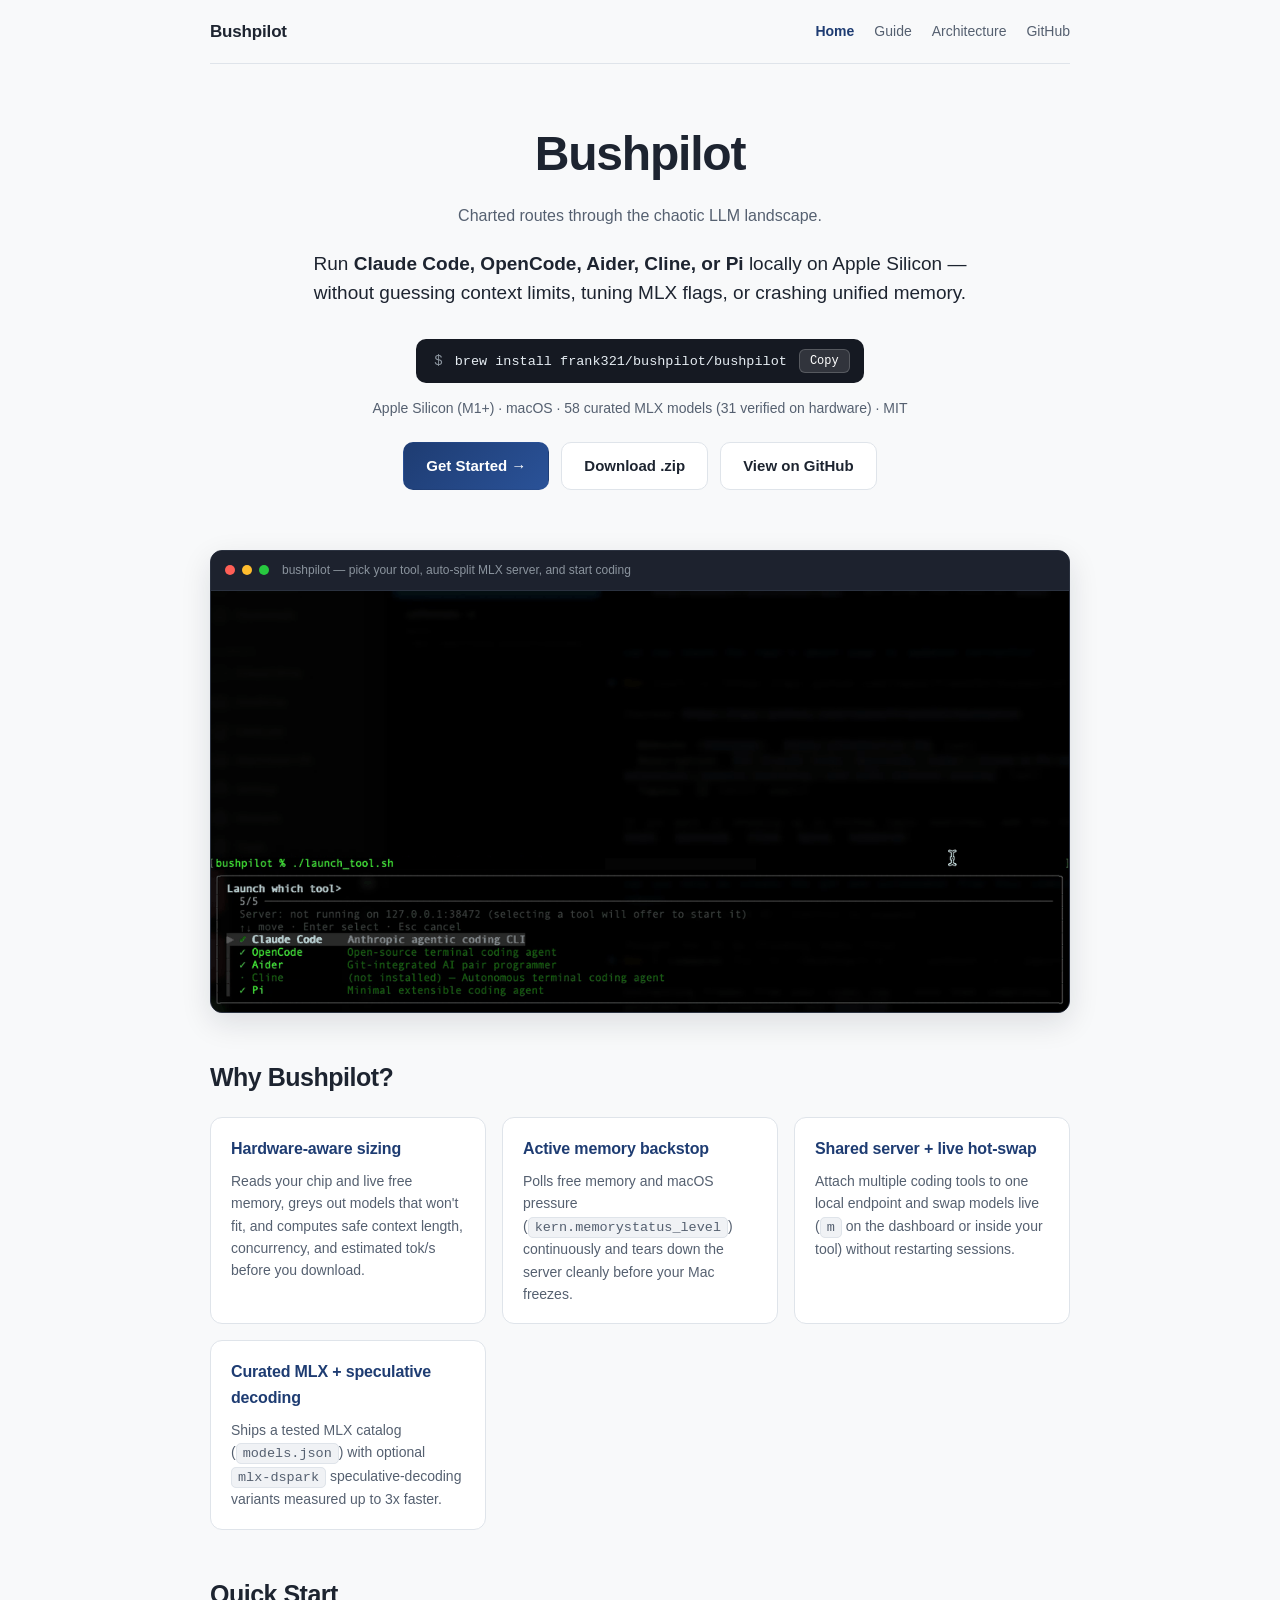
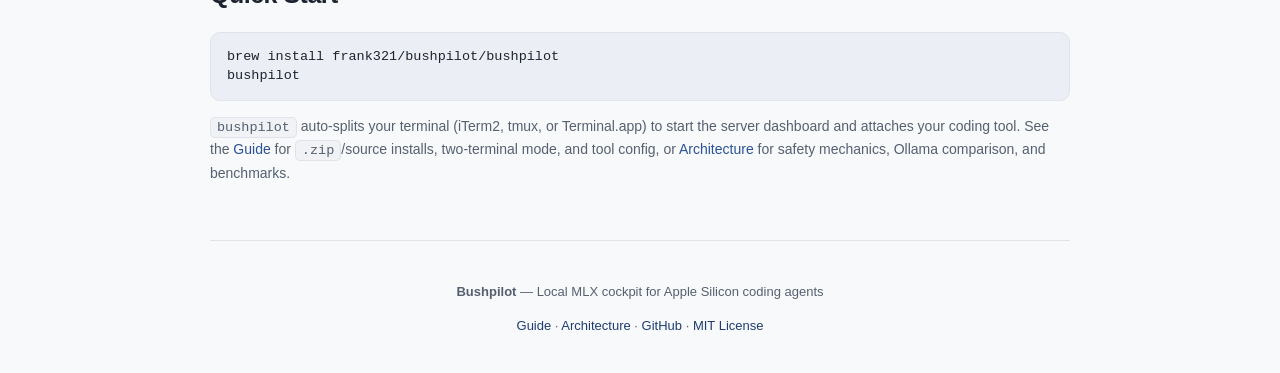
<file: docs/index.html>
<!DOCTYPE html>
<html lang="en">
<head>
  <meta charset="utf-8">
  <meta name="viewport" content="width=device-width, initial-scale=1">
  <title>Bushpilot — Local MLX Coding Agents on Apple Silicon</title>
  <meta name="description" content="Run Claude Code, OpenCode, Aider, Cline, or Pi locally on Apple Silicon without guessing context limits or crashing unified memory.">
  <link rel="canonical" href="https://bushpilot.dev/">
  <meta property="og:type" content="website">
  <meta property="og:url" content="https://bushpilot.dev/">
  <meta property="og:title" content="Bushpilot — Local MLX Coding Agents on Apple Silicon">
  <meta property="og:description" content="Hardware-aware model selection, safe context sizing, memory backstop, and live hot-swap for Claude Code, OpenCode, Aider, Cline, and Pi on Mac.">
  <meta name="twitter:card" content="summary">
  <meta name="twitter:title" content="Bushpilot — Local MLX Coding Agents on Apple Silicon">
  <meta name="twitter:description" content="Run Claude Code, OpenCode, Aider, Cline, or Pi locally on Apple Silicon without guessing context limits or crashing unified memory.">
  <link rel="stylesheet" href="style.css">
</head>
<body>
<div class="wrap">

  <nav class="topnav">
    <a class="brand" href="index.html">Bushpilot</a>
    <div class="links">
      <a class="active" href="index.html">Home</a>
      <a href="guide.html">Guide</a>
      <a href="architecture.html">Architecture</a>
      <a href="https://github.com/frank321/bushpilot">GitHub</a>
    </div>
  </nav>

  <header class="hero">
    <h1>Bushpilot</h1>
    <p class="subtitle">Charted routes through the chaotic LLM landscape.</p>
    <p class="tagline">
      Run <strong>Claude Code, OpenCode, Aider, Cline, or Pi</strong> locally on Apple Silicon —
      without guessing context limits, tuning MLX flags, or crashing unified memory.
    </p>

    <div class="install-box">
      <span class="prompt">$</span>
      <code id="install-cmd">brew install frank321/bushpilot/bushpilot</code>
      <button class="copy-btn" type="button" onclick="copyInstall(this)">Copy</button>
    </div>

    <p class="hero-meta">
      Apple Silicon (M1+) · macOS · 58 curated MLX models (31 verified on hardware) · MIT
    </p>

    <div class="cta-row">
      <a class="btn primary" href="guide.html">Get Started →</a>
      <a class="btn secondary" href="https://github.com/frank321/bushpilot/releases/latest/download/bushpilot.zip">Download .zip</a>
      <a class="btn secondary" href="https://github.com/frank321/bushpilot">View on GitHub</a>
    </div>
  </header>

  <div class="terminal-mock">
    <div class="titlebar">
      <span class="dot r"></span><span class="dot y"></span><span class="dot g"></span>
      <span class="title">bushpilot — pick your tool, auto-split MLX server, and start coding</span>
    </div>
    <img src="assets/launch_demo.gif" alt="Bushpilot demo showing tool selection, auto-splitting the MLX server, hardware-aware model picker, and OpenCode running locally" style="display:block;width:100%;height:auto;">
  </div>

  <section>
    <h2>Why Bushpilot?</h2>
    <div class="features-grid">
      <div class="feature-card">
        <h3>Hardware-aware sizing</h3>
        <p>Reads your chip and live free memory, greys out models that won't fit, and computes safe context length, concurrency, and estimated tok/s before you download.</p>
      </div>
      <div class="feature-card">
        <h3>Active memory backstop</h3>
        <p>Polls free memory and macOS pressure (<code class="inline">kern.memorystatus_level</code>) continuously and tears down the server cleanly before your Mac freezes.</p>
      </div>
      <div class="feature-card">
        <h3>Shared server + live hot-swap</h3>
        <p>Attach multiple coding tools to one local endpoint and swap models live (<code class="inline">m</code> on the dashboard or inside your tool) without restarting sessions.</p>
      </div>
      <div class="feature-card">
        <h3>Curated MLX + speculative decoding</h3>
        <p>Ships a tested MLX catalog (<code class="inline">models.json</code>) with optional <code class="inline">mlx-dspark</code> speculative-decoding variants measured up to 3x faster.</p>
      </div>
    </div>
  </section>

  <section>
    <h2>Quick Start</h2>
    <pre>brew install frank321/bushpilot/bushpilot
bushpilot</pre>
    <p style="font-size: 14px; color: var(--text-dim);">
      <code class="inline">bushpilot</code> auto-splits your terminal (iTerm2, tmux, or Terminal.app) to start the server dashboard and attaches your coding tool.
      See the <a href="guide.html">Guide</a> for <code class="inline">.zip</code>/source installs, two-terminal mode, and tool config, or <a href="architecture.html">Architecture</a> for safety mechanics, Ollama comparison, and benchmarks.
    </p>
  </section>

  <footer>
    <p><strong>Bushpilot</strong> — Local MLX cockpit for Apple Silicon coding agents</p>
    <p>
      <a href="guide.html">Guide</a> ·
      <a href="architecture.html">Architecture</a> ·
      <a href="https://github.com/frank321/bushpilot">GitHub</a> ·
      <a href="https://github.com/frank321/bushpilot/blob/main/LICENSE">MIT License</a>
    </p>
  </footer>

</div>
<script>
function copyInstall(btn) {
  var cmd = document.getElementById('install-cmd').textContent;
  navigator.clipboard.writeText(cmd).then(function() {
    btn.textContent = 'Copied!';
    setTimeout(function() { btn.textContent = 'Copy'; }, 1500);
  });
}
</script>
</body>
</html>
</file>
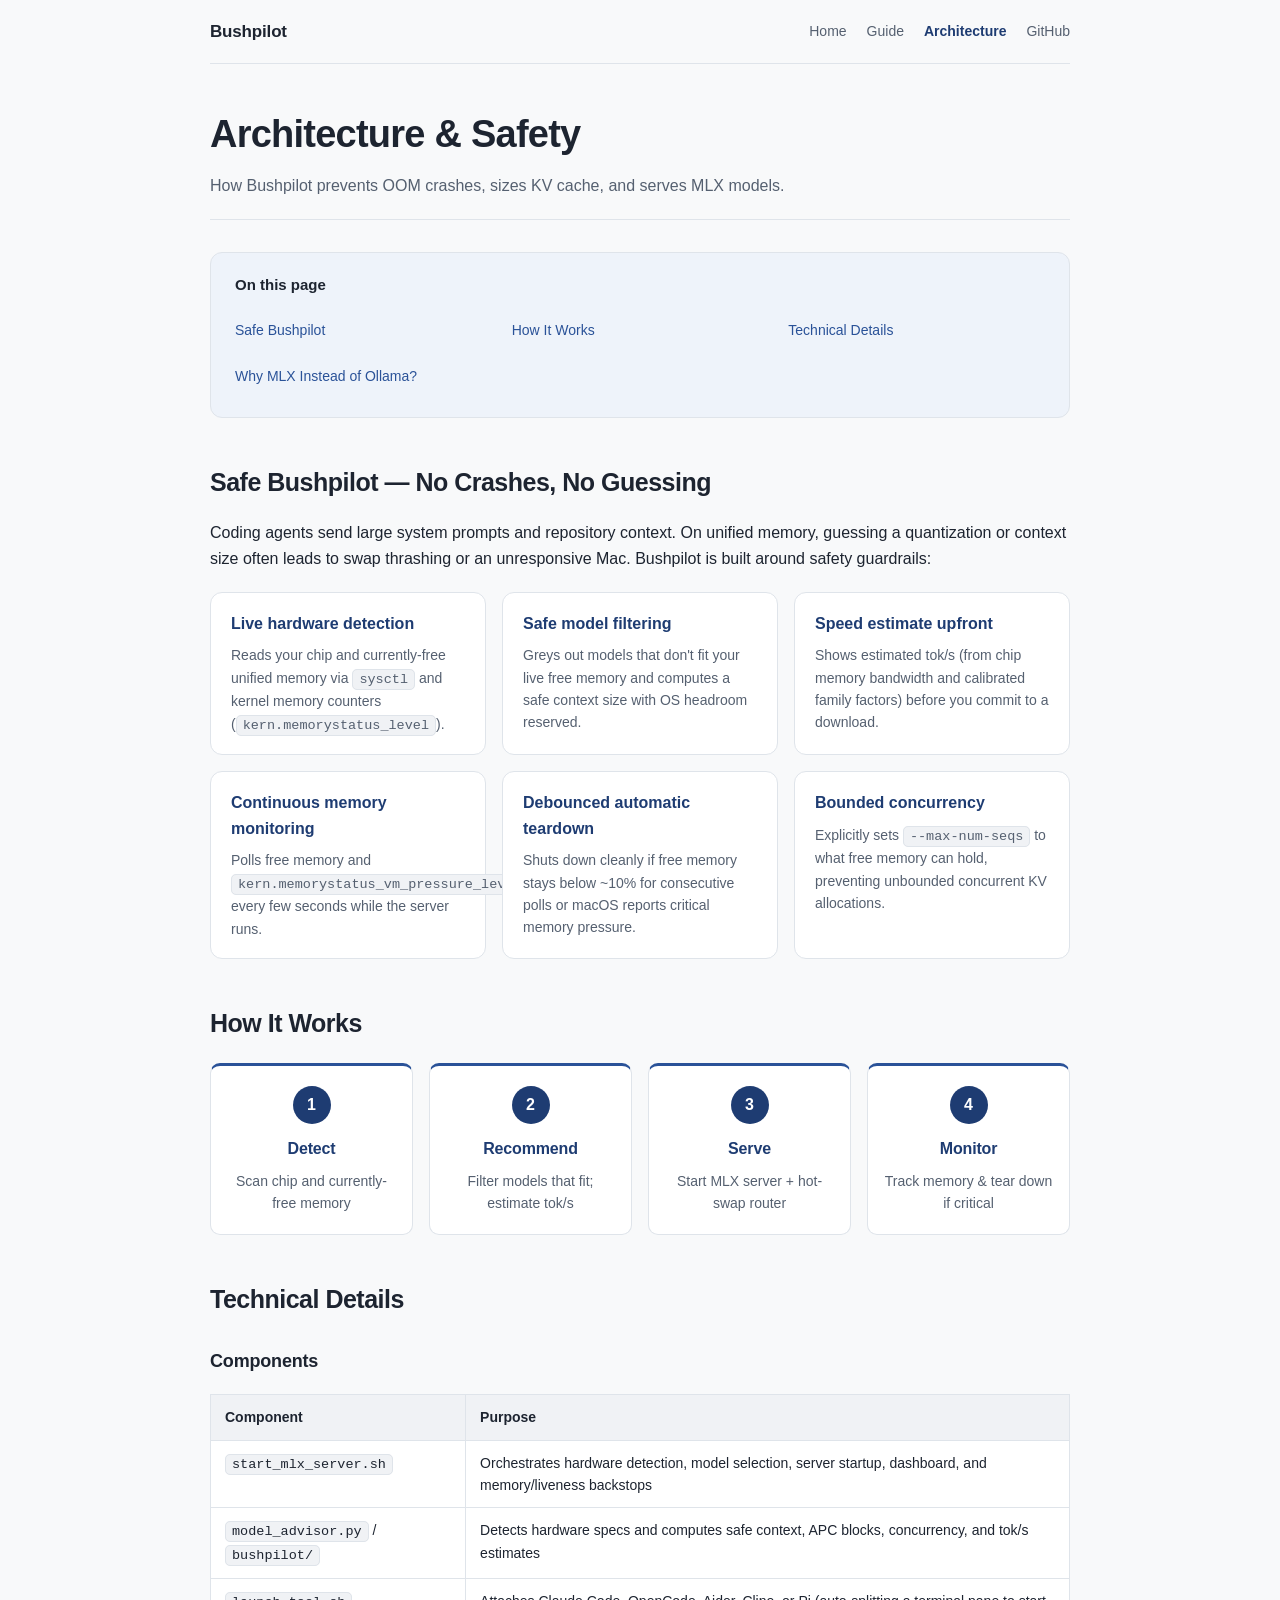
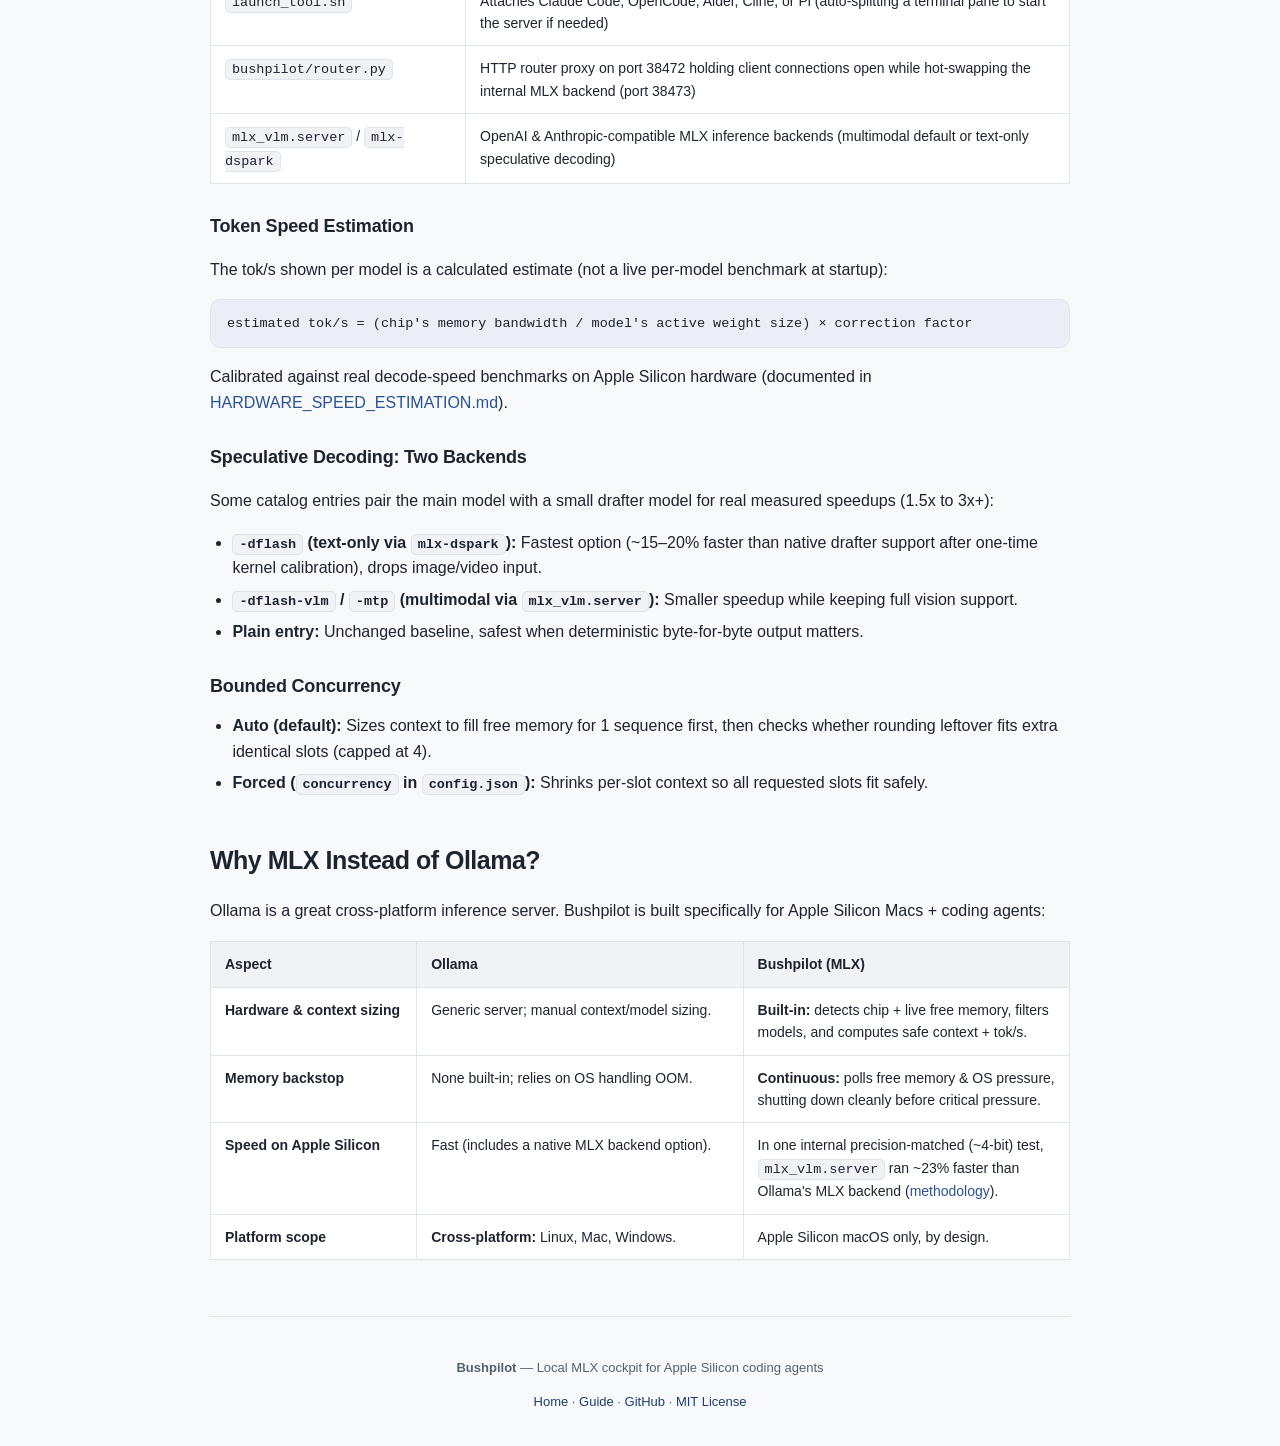
<file: docs/architecture.html>
<!DOCTYPE html>
<html lang="en">
<head>
  <meta charset="utf-8">
  <meta name="viewport" content="width=device-width, initial-scale=1">
  <title>Architecture &amp; Safety — Bushpilot</title>
  <meta name="description" content="How Bushpilot works: hardware detection, safe context sizing, memory backstop, bounded concurrency, speculative decoding, and MLX vs Ollama.">
  <link rel="canonical" href="https://bushpilot.dev/architecture.html">
  <link rel="stylesheet" href="style.css">
</head>
<body>
<div class="wrap">

  <nav class="topnav">
    <a class="brand" href="index.html">Bushpilot</a>
    <div class="links">
      <a href="index.html">Home</a>
      <a href="guide.html">Guide</a>
      <a class="active" href="architecture.html">Architecture</a>
      <a href="https://github.com/frank321/bushpilot">GitHub</a>
    </div>
  </nav>

  <header class="page-header">
    <h1>Architecture &amp; Safety</h1>
    <p>How Bushpilot prevents OOM crashes, sizes KV cache, and serves MLX models.</p>
  </header>

  <div class="toc">
    <h2>On this page</h2>
    <ol>
      <li><a href="#safety">Safe Bushpilot</a></li>
      <li><a href="#how-it-works">How It Works</a></li>
      <li><a href="#internals">Technical Details</a></li>
      <li><a href="#mlx-vs-ollama">Why MLX Instead of Ollama?</a></li>
    </ol>
  </div>

  <section id="safety">
    <h2>Safe Bushpilot — No Crashes, No Guessing</h2>
    <p>
      Coding agents send large system prompts and repository context. On unified memory, guessing a quantization or context size
      often leads to swap thrashing or an unresponsive Mac. Bushpilot is built around safety guardrails:
    </p>
    <div class="features-grid">
      <div class="feature-card">
        <h4>Live hardware detection</h4>
        <p>Reads your chip and currently-free unified memory via <code class="inline">sysctl</code> and kernel memory counters (<code class="inline">kern.memorystatus_level</code>).</p>
      </div>
      <div class="feature-card">
        <h4>Safe model filtering</h4>
        <p>Greys out models that don't fit your live free memory and computes a safe context size with OS headroom reserved.</p>
      </div>
      <div class="feature-card">
        <h4>Speed estimate upfront</h4>
        <p>Shows estimated tok/s (from chip memory bandwidth and calibrated family factors) before you commit to a download.</p>
      </div>
      <div class="feature-card">
        <h4>Continuous memory monitoring</h4>
        <p>Polls free memory and <code class="inline">kern.memorystatus_vm_pressure_level</code> every few seconds while the server runs.</p>
      </div>
      <div class="feature-card">
        <h4>Debounced automatic teardown</h4>
        <p>Shuts down cleanly if free memory stays below ~10% for consecutive polls or macOS reports critical memory pressure.</p>
      </div>
      <div class="feature-card">
        <h4>Bounded concurrency</h4>
        <p>Explicitly sets <code class="inline">--max-num-seqs</code> to what free memory can hold, preventing unbounded concurrent KV allocations.</p>
      </div>
    </div>
  </section>

  <section id="how-it-works">
    <h2>How It Works</h2>
    <div class="how-it-works">
      <div class="phase">
        <div class="phase-number">1</div>
        <h3>Detect</h3>
        <p>Scan chip and currently-free memory</p>
      </div>
      <div class="phase">
        <div class="phase-number">2</div>
        <h3>Recommend</h3>
        <p>Filter models that fit; estimate tok/s</p>
      </div>
      <div class="phase">
        <div class="phase-number">3</div>
        <h3>Serve</h3>
        <p>Start MLX server + hot-swap router</p>
      </div>
      <div class="phase">
        <div class="phase-number">4</div>
        <h3>Monitor</h3>
        <p>Track memory &amp; tear down if critical</p>
      </div>
    </div>
  </section>

  <section id="internals">
    <h2>Technical Details</h2>

    <h3>Components</h3>
    <table>
      <thead>
        <tr>
          <th>Component</th>
          <th>Purpose</th>
        </tr>
      </thead>
      <tbody>
        <tr>
          <td><code class="inline">start_mlx_server.sh</code></td>
          <td>Orchestrates hardware detection, model selection, server startup, dashboard, and memory/liveness backstops</td>
        </tr>
        <tr>
          <td><code class="inline">model_advisor.py</code> / <code class="inline">bushpilot/</code></td>
          <td>Detects hardware specs and computes safe context, APC blocks, concurrency, and tok/s estimates</td>
        </tr>
        <tr>
          <td><code class="inline">launch_tool.sh</code></td>
          <td>Attaches Claude Code, OpenCode, Aider, Cline, or Pi (auto-splitting a terminal pane to start the server if needed)</td>
        </tr>
        <tr>
          <td><code class="inline">bushpilot/router.py</code></td>
          <td>HTTP router proxy on port 38472 holding client connections open while hot-swapping the internal MLX backend (port 38473)</td>
        </tr>
        <tr>
          <td><code class="inline">mlx_vlm.server</code> / <code class="inline">mlx-dspark</code></td>
          <td>OpenAI &amp; Anthropic-compatible MLX inference backends (multimodal default or text-only speculative decoding)</td>
        </tr>
      </tbody>
    </table>

    <h3>Token Speed Estimation</h3>
    <p>
      The tok/s shown per model is a calculated estimate (not a live per-model benchmark at startup):
    </p>
    <pre>estimated tok/s = (chip's memory bandwidth / model's active weight size) × correction factor</pre>
    <p>
      Calibrated against real decode-speed benchmarks on Apple Silicon hardware (documented in
      <a href="https://github.com/frank321/bushpilot/blob/main/docs/HARDWARE_SPEED_ESTIMATION.md">HARDWARE_SPEED_ESTIMATION.md</a>).
    </p>

    <h3>Speculative Decoding: Two Backends</h3>
    <p>
      Some catalog entries pair the main model with a small drafter model for real measured speedups (1.5x to 3x+):
    </p>
    <ul>
      <li><strong><code class="inline">-dflash</code> (text-only via <code class="inline">mlx-dspark</code>):</strong> Fastest option (~15–20% faster than native drafter support after one-time kernel calibration), drops image/video input.</li>
      <li><strong><code class="inline">-dflash-vlm</code> / <code class="inline">-mtp</code> (multimodal via <code class="inline">mlx_vlm.server</code>):</strong> Smaller speedup while keeping full vision support.</li>
      <li><strong>Plain entry:</strong> Unchanged baseline, safest when deterministic byte-for-byte output matters.</li>
    </ul>

    <h3>Bounded Concurrency</h3>
    <ul>
      <li><strong>Auto (default):</strong> Sizes context to fill free memory for 1 sequence first, then checks whether rounding leftover fits extra identical slots (capped at 4).</li>
      <li><strong>Forced (<code class="inline">concurrency</code> in <code class="inline">config.json</code>):</strong> Shrinks per-slot context so all requested slots fit safely.</li>
    </ul>
  </section>

  <section id="mlx-vs-ollama">
    <h2>Why MLX Instead of Ollama?</h2>
    <p>
      Ollama is a great cross-platform inference server. Bushpilot is built specifically for Apple Silicon Macs + coding agents:
    </p>
    <table>
      <thead>
        <tr>
          <th style="width: 24%;">Aspect</th>
          <th style="width: 38%;">Ollama</th>
          <th style="width: 38%;">Bushpilot (MLX)</th>
        </tr>
      </thead>
      <tbody>
        <tr>
          <td><strong>Hardware &amp; context sizing</strong></td>
          <td>Generic server; manual context/model sizing.</td>
          <td><strong>Built-in:</strong> detects chip + live free memory, filters models, and computes safe context + tok/s.</td>
        </tr>
        <tr>
          <td><strong>Memory backstop</strong></td>
          <td>None built-in; relies on OS handling OOM.</td>
          <td><strong>Continuous:</strong> polls free memory &amp; OS pressure, shutting down cleanly before critical pressure.</td>
        </tr>
        <tr>
          <td><strong>Speed on Apple Silicon</strong></td>
          <td>Fast (includes a native MLX backend option).</td>
          <td>In one internal precision-matched (~4-bit) test, <code class="inline">mlx_vlm.server</code> ran ~23% faster than Ollama's MLX backend (<a href="https://github.com/frank321/bushpilot/blob/main/docs/HARDWARE_SPEED_ESTIMATION.md">methodology</a>).</td>
        </tr>
        <tr>
          <td><strong>Platform scope</strong></td>
          <td><strong>Cross-platform:</strong> Linux, Mac, Windows.</td>
          <td>Apple Silicon macOS only, by design.</td>
        </tr>
      </tbody>
    </table>
  </section>

  <footer>
    <p><strong>Bushpilot</strong> — Local MLX cockpit for Apple Silicon coding agents</p>
    <p>
      <a href="index.html">Home</a> ·
      <a href="guide.html">Guide</a> ·
      <a href="https://github.com/frank321/bushpilot">GitHub</a> ·
      <a href="https://github.com/frank321/bushpilot/blob/main/LICENSE">MIT License</a>
    </p>
  </footer>

</div>
</body>
</html>
</file>
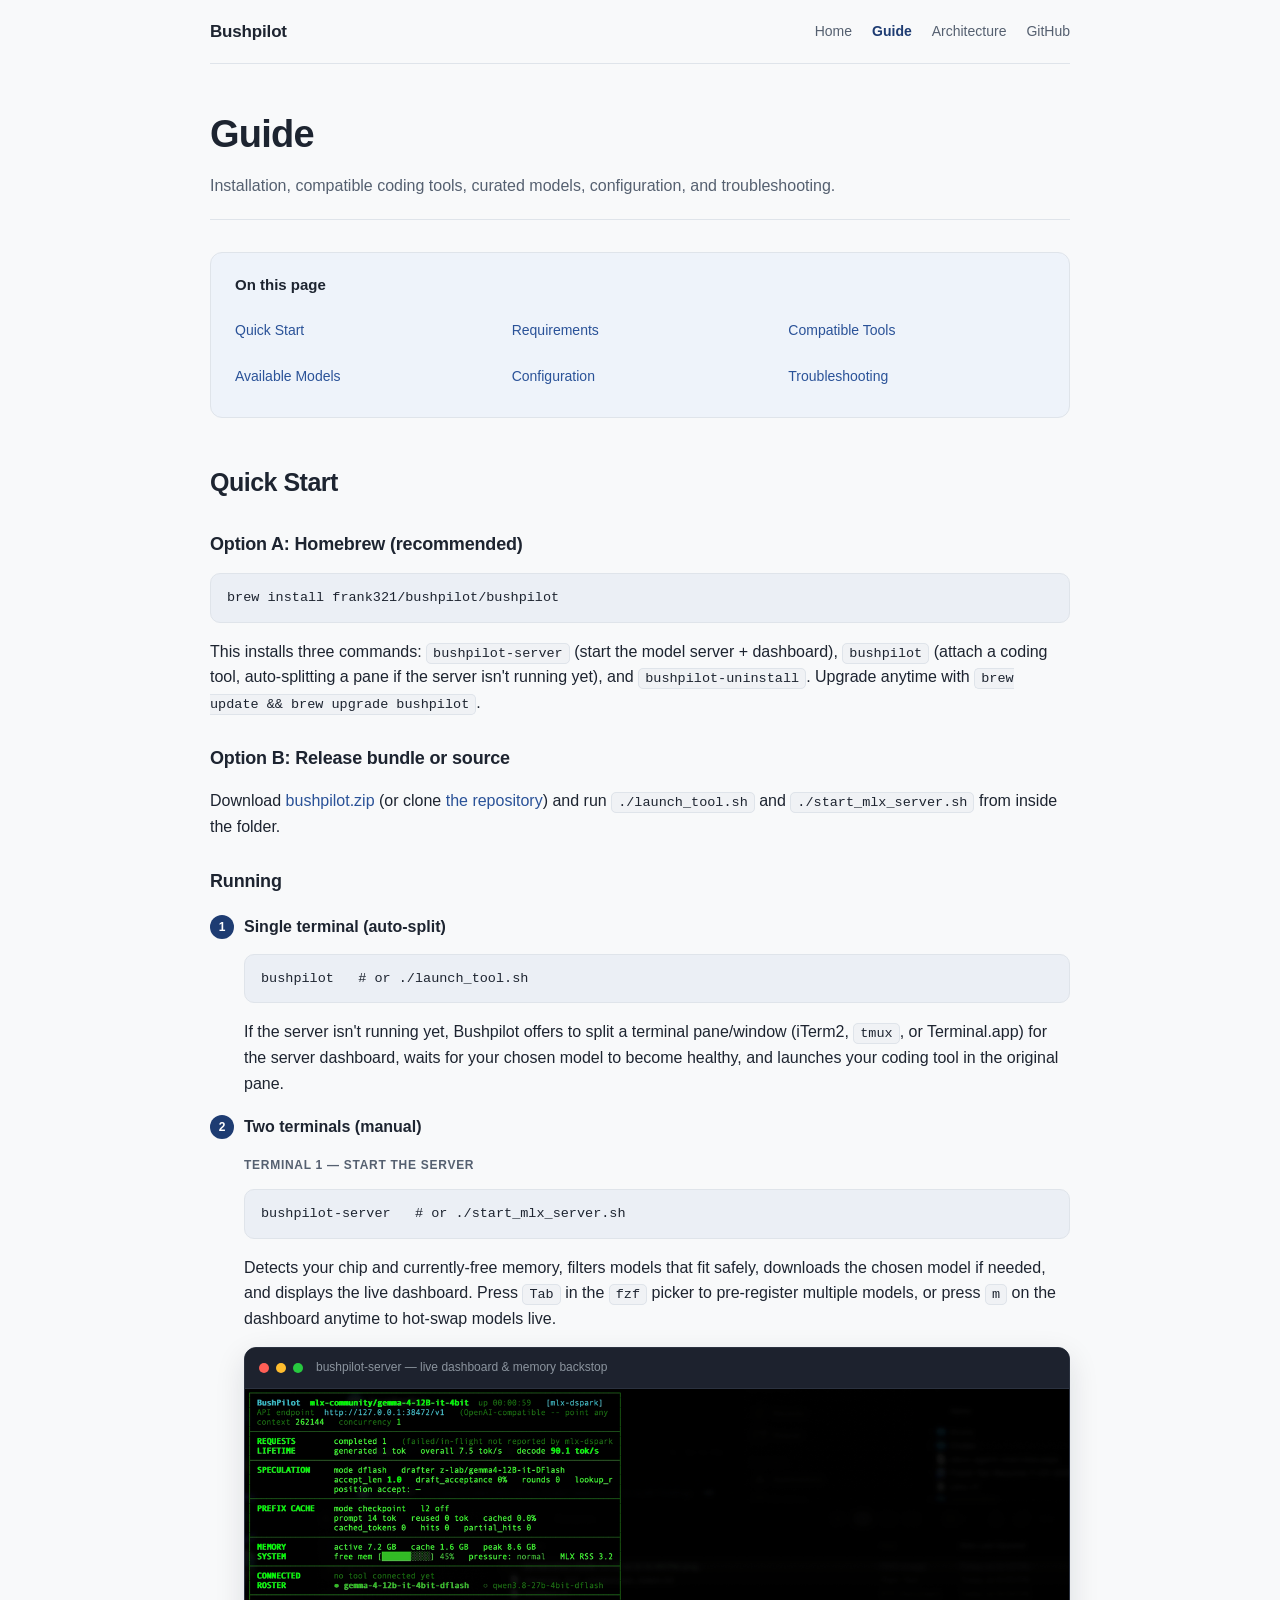
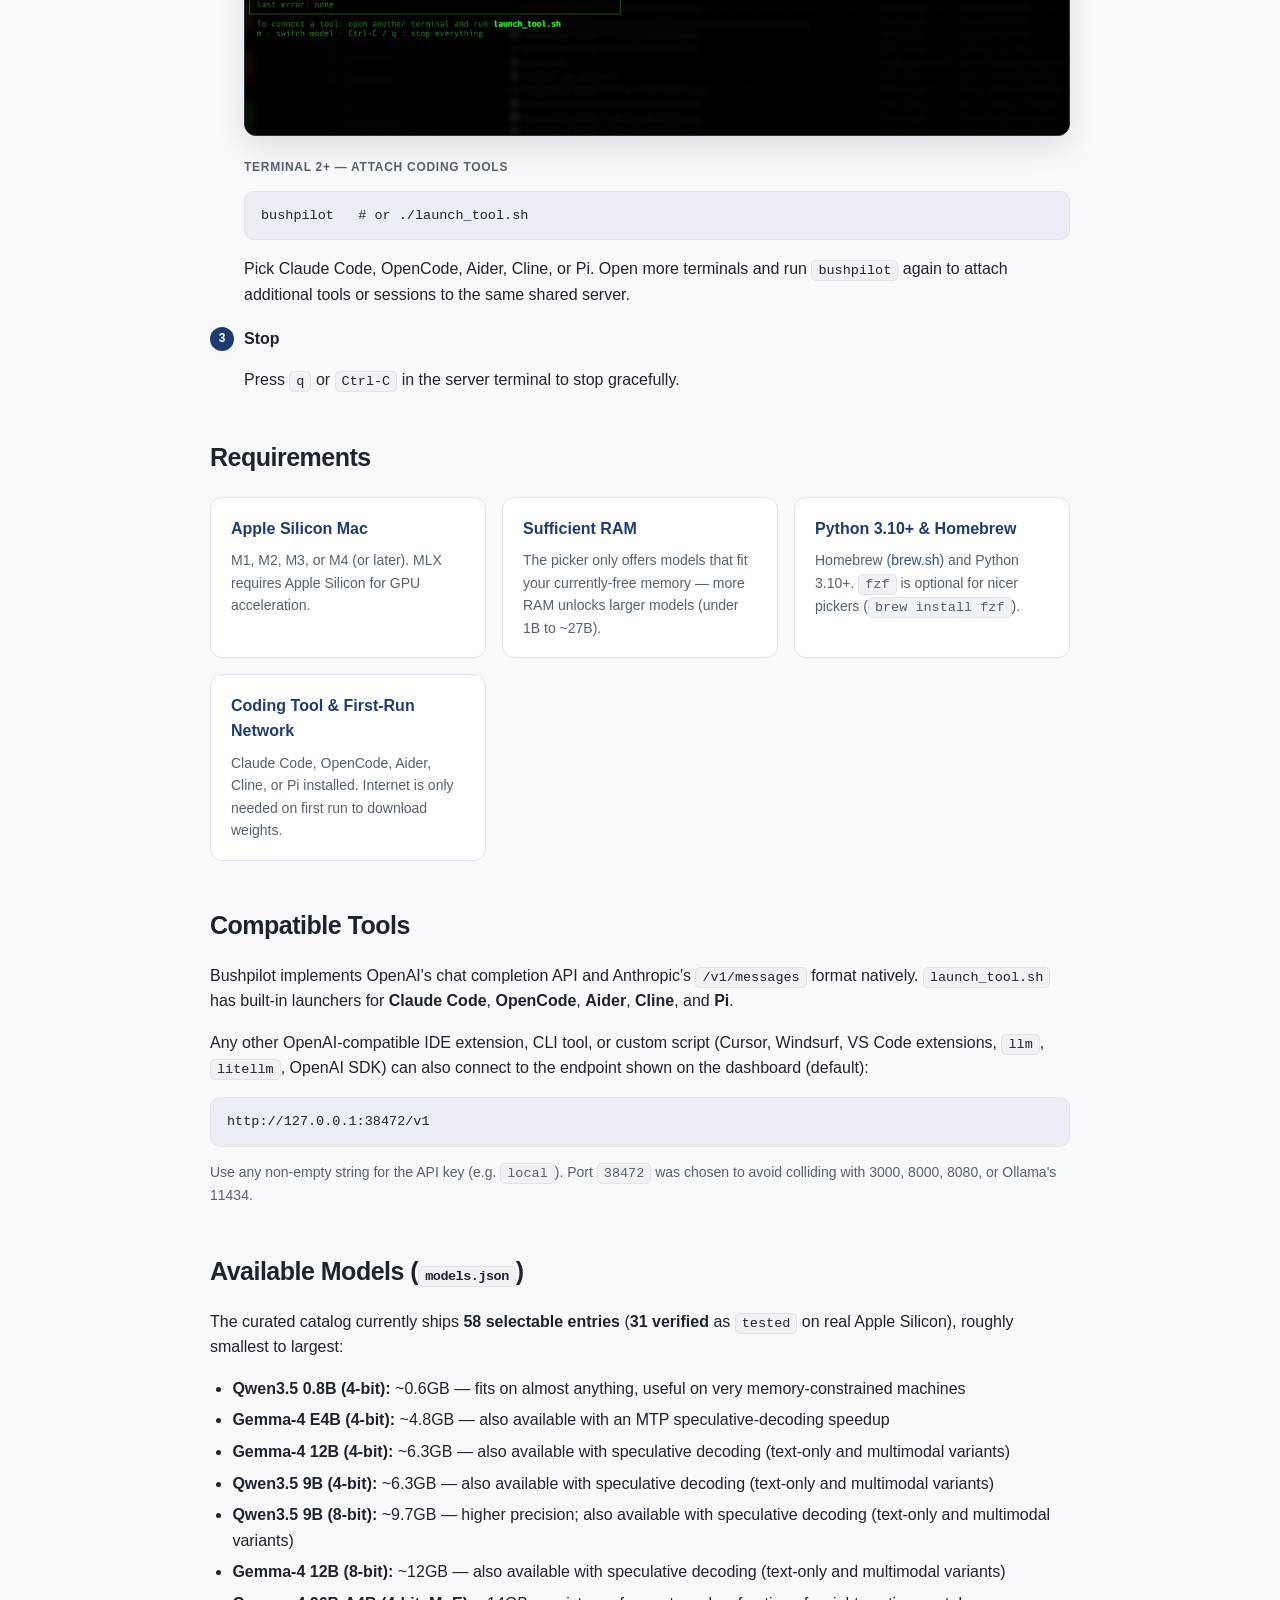
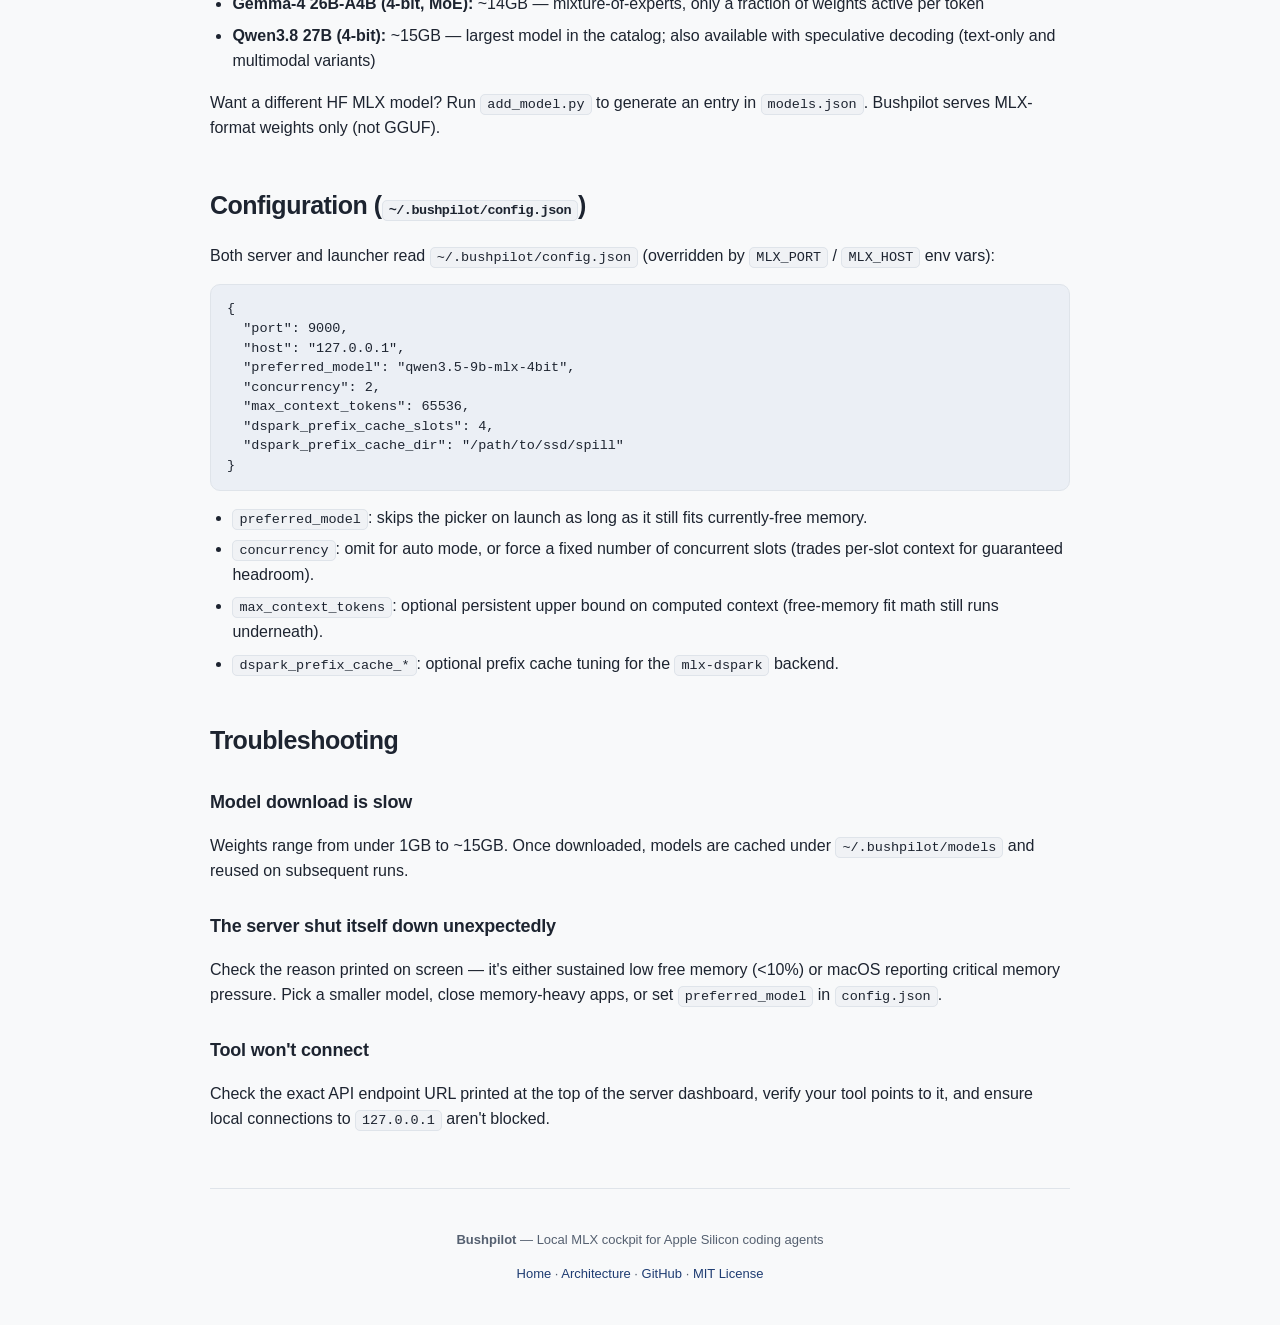
<file: docs/guide.html>
<!DOCTYPE html>
<html lang="en">
<head>
  <meta charset="utf-8">
  <meta name="viewport" content="width=device-width, initial-scale=1">
  <title>Guide — Bushpilot</title>
  <meta name="description" content="Quick start, requirements, compatible coding tools, model catalog, configuration, and troubleshooting for Bushpilot.">
  <link rel="canonical" href="https://bushpilot.dev/guide.html">
  <link rel="stylesheet" href="style.css">
</head>
<body>
<div class="wrap">

  <nav class="topnav">
    <a class="brand" href="index.html">Bushpilot</a>
    <div class="links">
      <a href="index.html">Home</a>
      <a class="active" href="guide.html">Guide</a>
      <a href="architecture.html">Architecture</a>
      <a href="https://github.com/frank321/bushpilot">GitHub</a>
    </div>
  </nav>

  <header class="page-header">
    <h1>Guide</h1>
    <p>Installation, compatible coding tools, curated models, configuration, and troubleshooting.</p>
  </header>

  <div class="toc">
    <h2>On this page</h2>
    <ol>
      <li><a href="#quick-start">Quick Start</a></li>
      <li><a href="#requirements">Requirements</a></li>
      <li><a href="#compatible-tools">Compatible Tools</a></li>
      <li><a href="#models">Available Models</a></li>
      <li><a href="#config">Configuration</a></li>
      <li><a href="#troubleshooting">Troubleshooting</a></li>
    </ol>
  </div>

  <section id="quick-start">
    <h2>Quick Start</h2>

    <h3>Option A: Homebrew (recommended)</h3>
    <pre>brew install frank321/bushpilot/bushpilot</pre>
    <p>
      This installs three commands: <code class="inline">bushpilot-server</code> (start the model server + dashboard),
      <code class="inline">bushpilot</code> (attach a coding tool, auto-splitting a pane if the server isn't running yet), and
      <code class="inline">bushpilot-uninstall</code>. Upgrade anytime with <code class="inline">brew update &amp;&amp; brew upgrade bushpilot</code>.
    </p>

    <h3>Option B: Release bundle or source</h3>
    <p>
      Download <a href="https://github.com/frank321/bushpilot/releases/latest/download/bushpilot.zip">bushpilot.zip</a>
      (or clone <a href="https://github.com/frank321/bushpilot">the repository</a>) and run <code class="inline">./launch_tool.sh</code>
      and <code class="inline">./start_mlx_server.sh</code> from inside the folder.
    </p>

    <h3>Running</h3>
    <ol class="steps">
      <li>
        <strong>Single terminal (auto-split)</strong>
        <pre>bushpilot   # or ./launch_tool.sh</pre>
        <p>
          If the server isn't running yet, Bushpilot offers to split a terminal pane/window (iTerm2, <code class="inline">tmux</code>, or Terminal.app)
          for the server dashboard, waits for your chosen model to become healthy, and launches your coding tool in the original pane.
        </p>
      </li>
      <li>
        <strong>Two terminals (manual)</strong>
        <div class="terminal-label">Terminal 1 — Start the server</div>
        <pre>bushpilot-server   # or ./start_mlx_server.sh</pre>
        <p>
          Detects your chip and currently-free memory, filters models that fit safely, downloads the chosen model if needed,
          and displays the live dashboard. Press <code class="inline">Tab</code> in the <code class="inline">fzf</code> picker to pre-register
          multiple models, or press <code class="inline">m</code> on the dashboard anytime to hot-swap models live.
        </p>
        <div class="terminal-mock" style="margin: 16px 0 22px;">
          <div class="titlebar">
            <span class="dot r"></span><span class="dot y"></span><span class="dot g"></span>
            <span class="title">bushpilot-server — live dashboard &amp; memory backstop</span>
          </div>
          <img src="assets/dashboard.png" alt="Bushpilot server dashboard showing requests, speculative decoding stats, prefix cache, free memory backstop, and hot-swap roster" style="display:block;width:100%;height:auto;">
        </div>
        <div class="terminal-label">Terminal 2+ — Attach coding tools</div>
        <pre>bushpilot   # or ./launch_tool.sh</pre>
        <p>
          Pick Claude Code, OpenCode, Aider, Cline, or Pi. Open more terminals and run <code class="inline">bushpilot</code> again
          to attach additional tools or sessions to the same shared server.
        </p>
      </li>
      <li>
        <strong>Stop</strong>
        <p>
          Press <code class="inline">q</code> or <code class="inline">Ctrl-C</code> in the server terminal to stop gracefully.
        </p>
      </li>
    </ol>
  </section>

  <section id="requirements">
    <h2>Requirements</h2>
    <div class="features-grid">
      <div class="feature-card">
        <h4>Apple Silicon Mac</h4>
        <p>M1, M2, M3, or M4 (or later). MLX requires Apple Silicon for GPU acceleration.</p>
      </div>
      <div class="feature-card">
        <h4>Sufficient RAM</h4>
        <p>The picker only offers models that fit your currently-free memory — more RAM unlocks larger models (under 1B to ~27B).</p>
      </div>
      <div class="feature-card">
        <h4>Python 3.10+ &amp; Homebrew</h4>
        <p>Homebrew (<a href="https://brew.sh">brew.sh</a>) and Python 3.10+. <code class="inline">fzf</code> is optional for nicer pickers (<code class="inline">brew install fzf</code>).</p>
      </div>
      <div class="feature-card">
        <h4>Coding Tool &amp; First-Run Network</h4>
        <p>Claude Code, OpenCode, Aider, Cline, or Pi installed. Internet is only needed on first run to download weights.</p>
      </div>
    </div>
  </section>

  <section id="compatible-tools">
    <h2>Compatible Tools</h2>
    <p>
      Bushpilot implements OpenAI's chat completion API and Anthropic's <code class="inline">/v1/messages</code> format natively.
      <code class="inline">launch_tool.sh</code> has built-in launchers for <strong>Claude Code</strong>, <strong>OpenCode</strong>,
      <strong>Aider</strong>, <strong>Cline</strong>, and <strong>Pi</strong>.
    </p>
    <p>
      Any other OpenAI-compatible IDE extension, CLI tool, or custom script (Cursor, Windsurf, VS Code extensions, <code class="inline">llm</code>, <code class="inline">litellm</code>, OpenAI SDK)
      can also connect to the endpoint shown on the dashboard (default):
    </p>
    <pre>http://127.0.0.1:38472/v1</pre>
    <p style="font-size: 14px; color: var(--text-dim);">
      Use any non-empty string for the API key (e.g. <code class="inline">local</code>). Port <code class="inline">38472</code> was chosen to avoid colliding with 3000, 8000, 8080, or Ollama's 11434.
    </p>
  </section>

  <section id="models">
    <h2>Available Models (<code class="inline">models.json</code>)</h2>
    <p>The curated catalog currently ships <strong>58 selectable entries</strong> (<strong>31 verified</strong> as <code class="inline">tested</code> on real Apple Silicon), roughly smallest to largest:</p>
    <ul>
      <li><strong>Qwen3.5 0.8B (4-bit):</strong> ~0.6GB — fits on almost anything, useful on very memory-constrained machines</li>
      <li><strong>Gemma-4 E4B (4-bit):</strong> ~4.8GB — also available with an MTP speculative-decoding speedup</li>
      <li><strong>Gemma-4 12B (4-bit):</strong> ~6.3GB — also available with speculative decoding (text-only and multimodal variants)</li>
      <li><strong>Qwen3.5 9B (4-bit):</strong> ~6.3GB — also available with speculative decoding (text-only and multimodal variants)</li>
      <li><strong>Qwen3.5 9B (8-bit):</strong> ~9.7GB — higher precision; also available with speculative decoding (text-only and multimodal variants)</li>
      <li><strong>Gemma-4 12B (8-bit):</strong> ~12GB — also available with speculative decoding (text-only and multimodal variants)</li>
      <li><strong>Gemma-4 26B-A4B (4-bit, MoE):</strong> ~14GB — mixture-of-experts, only a fraction of weights active per token</li>
      <li><strong>Qwen3.8 27B (4-bit):</strong> ~15GB — largest model in the catalog; also available with speculative decoding (text-only and multimodal variants)</li>
    </ul>
    <p>
      Want a different HF MLX model? Run <code class="inline">add_model.py</code> to generate an entry in <code class="inline">models.json</code>.
      Bushpilot serves MLX-format weights only (not GGUF).
    </p>
  </section>

  <section id="config">
    <h2>Configuration (<code class="inline">~/.bushpilot/config.json</code>)</h2>
    <p>
      Both server and launcher read <code class="inline">~/.bushpilot/config.json</code> (overridden by <code class="inline">MLX_PORT</code> / <code class="inline">MLX_HOST</code> env vars):
    </p>
    <pre>{
  "port": 9000,
  "host": "127.0.0.1",
  "preferred_model": "qwen3.5-9b-mlx-4bit",
  "concurrency": 2,
  "max_context_tokens": 65536,
  "dspark_prefix_cache_slots": 4,
  "dspark_prefix_cache_dir": "/path/to/ssd/spill"
}</pre>
    <ul>
      <li><code class="inline">preferred_model</code>: skips the picker on launch as long as it still fits currently-free memory.</li>
      <li><code class="inline">concurrency</code>: omit for auto mode, or force a fixed number of concurrent slots (trades per-slot context for guaranteed headroom).</li>
      <li><code class="inline">max_context_tokens</code>: optional persistent upper bound on computed context (free-memory fit math still runs underneath).</li>
      <li><code class="inline">dspark_prefix_cache_*</code>: optional prefix cache tuning for the <code class="inline">mlx-dspark</code> backend.</li>
    </ul>
  </section>

  <section id="troubleshooting">
    <h2>Troubleshooting</h2>
    <h3>Model download is slow</h3>
    <p>
      Weights range from under 1GB to ~15GB. Once downloaded, models are cached under <code class="inline">~/.bushpilot/models</code> and reused on subsequent runs.
    </p>
    <h3>The server shut itself down unexpectedly</h3>
    <p>
      Check the reason printed on screen — it's either sustained low free memory (&lt;10%) or macOS reporting critical memory pressure.
      Pick a smaller model, close memory-heavy apps, or set <code class="inline">preferred_model</code> in <code class="inline">config.json</code>.
    </p>
    <h3>Tool won't connect</h3>
    <p>
      Check the exact API endpoint URL printed at the top of the server dashboard, verify your tool points to it, and ensure local connections to <code class="inline">127.0.0.1</code> aren't blocked.
    </p>
  </section>

  <footer>
    <p><strong>Bushpilot</strong> — Local MLX cockpit for Apple Silicon coding agents</p>
    <p>
      <a href="index.html">Home</a> ·
      <a href="architecture.html">Architecture</a> ·
      <a href="https://github.com/frank321/bushpilot">GitHub</a> ·
      <a href="https://github.com/frank321/bushpilot/blob/main/LICENSE">MIT License</a>
    </p>
  </footer>

</div>
</body>
</html>
</file>
<file: docs/style.css>
:root {
  --bg: #f8f9fa;
  --bg-card: #ffffff;
  --bg-alt: #f0f2f5;
  --text: #1d2430;
  --text-dim: #556070;
  --border: #dfe4ea;
  --accent: #1e3c72;
  --accent-light: #2a5298;
  --accent-text: #ffffff;
  --info-bg: #eef3fa;
  --term-bg: #151922;
  --term-text: #e6edf3;
  --term-dim: #8b949e;
  --term-accent: #7ee787;
  --term-blue: #79c0ff;
}

* { box-sizing: border-box; }

body {
  margin: 0;
  background: var(--bg);
  color: var(--text);
  font-family: -apple-system, BlinkMacSystemFont, "Segoe UI", Roboto, Helvetica, Arial, sans-serif;
  line-height: 1.6;
}

.wrap {
  max-width: 900px;
  margin: 0 auto;
  padding: 0 20px;
}

a {
  color: var(--accent-light);
  text-decoration: none;
}
a:hover {
  text-decoration: underline;
}

/* Top navigation */
nav.topnav {
  display: flex;
  align-items: center;
  justify-content: space-between;
  padding: 18px 0;
  border-bottom: 1px solid var(--border);
  gap: 16px;
  flex-wrap: wrap;
}
nav.topnav .brand {
  font-weight: 700;
  font-size: 17px;
  color: var(--text);
  letter-spacing: -0.01em;
}
nav.topnav .brand:hover {
  text-decoration: none;
}
nav.topnav .links {
  display: flex;
  gap: 20px;
  font-size: 14px;
  font-weight: 500;
  flex-wrap: wrap;
}
nav.topnav .links a {
  color: var(--text-dim);
}
nav.topnav .links a:hover,
nav.topnav .links a.active {
  color: var(--accent);
}
nav.topnav .links a.active {
  font-weight: 600;
}

/* Hero */
header.hero {
  text-align: center;
  padding: 52px 0 32px;
}
header.hero h1 {
  font-size: clamp(32px, 6vw, 48px);
  margin: 0 0 10px;
  letter-spacing: -0.025em;
}
header.hero .subtitle {
  font-size: 16px;
  color: var(--text-dim);
  margin: 6px 0 20px;
  font-weight: 500;
}
header.hero p.tagline {
  font-size: clamp(16px, 3vw, 19px);
  color: var(--text);
  max-width: 680px;
  margin: 0 auto 24px;
  line-height: 1.55;
}
.hero-meta {
  font-size: 14px;
  color: var(--text-dim);
  margin: 14px 0 0;
}

/* Page header (subpages) */
header.page-header {
  padding: 40px 0 20px;
  border-bottom: 1px solid var(--border);
}
header.page-header h1 {
  font-size: clamp(28px, 5vw, 38px);
  margin: 0 0 8px;
  letter-spacing: -0.02em;
}
header.page-header p {
  margin: 0;
  color: var(--text-dim);
  font-size: 16px;
}

/* Install box */
.install-box {
  display: inline-flex;
  align-items: center;
  gap: 12px;
  background: var(--term-bg);
  color: var(--term-text);
  border-radius: 10px;
  padding: 10px 14px 10px 18px;
  font-family: ui-monospace, SFMono-Regular, "SF Mono", Menlo, Consolas, monospace;
  font-size: 14px;
  max-width: 100%;
  overflow-x: auto;
  margin: 8px auto 0;
}
.install-box .prompt {
  color: var(--term-dim);
  user-select: none;
}
.copy-btn {
  background: rgba(255, 255, 255, 0.12);
  color: #ffffff;
  border: 1px solid rgba(255, 255, 255, 0.18);
  border-radius: 6px;
  padding: 4px 10px;
  font-size: 12px;
  font-family: inherit;
  cursor: pointer;
  white-space: nowrap;
}
.copy-btn:hover {
  background: rgba(255, 255, 255, 0.22);
}

/* Buttons */
.cta-row {
  display: flex;
  flex-wrap: wrap;
  gap: 12px;
  justify-content: center;
  margin-top: 22px;
}
.btn {
  display: inline-flex;
  align-items: center;
  gap: 8px;
  padding: 11px 22px;
  border-radius: 10px;
  text-decoration: none;
  font-weight: 600;
  font-size: 15px;
  border: 1px solid var(--border);
  transition: all 0.15s;
}
.btn.primary {
  background: linear-gradient(135deg, #1e3c72 0%, #2a5298 100%);
  color: var(--accent-text);
  border-color: transparent;
}
.btn.primary:hover {
  opacity: 0.92;
  transform: translateY(-1px);
  text-decoration: none;
}
.btn.secondary {
  background: var(--bg-card);
  color: var(--text);
}
.btn.secondary:hover {
  background: var(--bg-alt);
  text-decoration: none;
}

/* Terminal preview */
.terminal-mock {
  background: var(--term-bg);
  color: var(--term-text);
  border-radius: 12px;
  border: 1px solid #2b3240;
  overflow: hidden;
  margin: 28px 0 40px;
  box-shadow: 0 10px 30px rgba(15, 23, 42, 0.12);
}
.terminal-mock .titlebar {
  display: flex;
  align-items: center;
  gap: 7px;
  padding: 10px 14px;
  background: #1d222e;
  border-bottom: 1px solid #2b3240;
  font-size: 12px;
  color: var(--term-dim);
}
.terminal-mock .dot {
  width: 10px;
  height: 10px;
  border-radius: 50%;
  display: inline-block;
}
.terminal-mock .dot.r { background: #ff5f56; }
.terminal-mock .dot.y { background: #ffbd2e; }
.terminal-mock .dot.g { background: #27c93f; }
.terminal-mock .titlebar span.title {
  margin-left: 6px;
}
.terminal-mock pre {
  margin: 0;
  border: none;
  background: transparent;
  color: var(--term-text);
  padding: 16px 18px;
  font-size: 13px;
  line-height: 1.5;
  overflow-x: auto;
}
.t-dim { color: var(--term-dim); }
.t-green { color: var(--term-accent); }
.t-blue { color: var(--term-blue); }

/* TOC */
.toc {
  background: var(--info-bg);
  border: 1px solid var(--border);
  border-radius: 12px;
  padding: 20px 24px;
  margin: 32px 0;
}
.toc h2 {
  font-size: 15px;
  margin: 0 0 12px;
  color: var(--text);
}
.toc ol {
  list-style: none;
  padding-left: 0;
  display: grid;
  grid-template-columns: repeat(auto-fit, minmax(220px, 1fr));
  gap: 4px 20px;
  margin: 0;
}
.toc li {
  padding: 4px 0;
  font-size: 14px;
}

/* Sections */
section {
  margin: 44px 0;
}
section h2 {
  font-size: 25px;
  margin: 0 0 18px;
  letter-spacing: -0.02em;
}
section h3 {
  font-size: 18px;
  margin: 28px 0 12px;
  letter-spacing: -0.01em;
}
section h4 {
  font-size: 15px;
  margin: 18px 0 10px;
  font-weight: 600;
}

/* Info box */
.info-box {
  background: var(--info-bg);
  border-left: 4px solid var(--accent-light);
  border-radius: 6px;
  padding: 14px 18px;
  margin: 18px 0;
  font-size: 14px;
}
.info-box strong {
  color: var(--accent);
}

/* Cards */
.features-grid {
  display: grid;
  grid-template-columns: repeat(auto-fit, minmax(260px, 1fr));
  gap: 16px;
  margin: 20px 0;
}
.feature-card {
  background: var(--bg-card);
  border: 1px solid var(--border);
  border-radius: 12px;
  padding: 18px 20px;
}
.feature-card h3,
.feature-card h4 {
  margin: 0 0 8px;
  font-size: 16px;
  color: var(--accent);
}
.feature-card p {
  margin: 0;
  color: var(--text-dim);
  font-size: 14px;
}

/* Tables */
table {
  width: 100%;
  border-collapse: collapse;
  margin: 18px 0;
  font-size: 14px;
  background: var(--bg-card);
}
table th {
  background: var(--bg-alt);
  border: 1px solid var(--border);
  padding: 11px 14px;
  text-align: left;
  font-weight: 600;
}
table td {
  border: 1px solid var(--border);
  padding: 11px 14px;
  vertical-align: top;
}

/* Code blocks */
code, pre {
  font-family: ui-monospace, SFMono-Regular, "SF Mono", Menlo, Consolas, monospace;
  font-size: 13.5px;
}
code.inline {
  background: var(--bg-alt);
  border: 1px solid var(--border);
  border-radius: 5px;
  padding: 2px 6px;
}
pre {
  background: #ebeff5;
  color: #1d2430;
  border-radius: 10px;
  padding: 14px 16px;
  overflow-x: auto;
  margin: 14px 0;
  line-height: 1.45;
  border: 1px solid var(--border);
}
.terminal-label {
  font-size: 12px;
  text-transform: uppercase;
  letter-spacing: 0.06em;
  color: var(--text-dim);
  margin: 16px 0 6px;
  font-weight: 600;
}

/* Steps */
ol.steps {
  margin: 0;
  padding-left: 0;
  list-style: none;
  counter-reset: list-number;
}
ol.steps > li {
  margin: 18px 0;
  padding-left: 34px;
  position: relative;
}
ol.steps > li::before {
  content: counter(list-number);
  counter-increment: list-number;
  position: absolute;
  left: 0;
  top: 1px;
  background: var(--accent);
  color: #ffffff;
  width: 24px;
  height: 24px;
  border-radius: 50%;
  display: flex;
  align-items: center;
  justify-content: center;
  font-size: 12px;
  font-weight: 600;
}

/* How it works */
.how-it-works {
  display: grid;
  grid-template-columns: repeat(auto-fit, minmax(190px, 1fr));
  gap: 16px;
  margin: 20px 0;
}
.phase {
  border: 1px solid var(--border);
  border-top: 3px solid var(--accent-light);
  border-radius: 10px;
  padding: 20px 16px;
  background: var(--bg-card);
  text-align: center;
}
.phase-number {
  background: var(--accent);
  color: #ffffff;
  width: 38px;
  height: 38px;
  border-radius: 50%;
  display: flex;
  align-items: center;
  justify-content: center;
  font-size: 16px;
  font-weight: 700;
  margin: 0 auto 12px;
}
.phase h3 {
  margin: 0 0 8px;
  color: var(--accent);
  font-size: 16px;
}
.phase p {
  margin: 0;
  color: var(--text-dim);
  font-size: 14px;
}

/* Footer */
footer {
  text-align: center;
  color: var(--text-dim);
  font-size: 13px;
  margin-top: 56px;
  padding: 28px 0;
  border-top: 1px solid var(--border);
}
footer a {
  color: var(--accent);
}

ul, ol {
  margin: 10px 0;
  padding-left: 1.4em;
}
ul li, ol li {
  margin: 6px 0;
}

@media (max-width: 768px) {
  .toc ol { grid-template-columns: 1fr; }
  .features-grid { grid-template-columns: 1fr; }
  .how-it-works { grid-template-columns: 1fr; }
}
</file>
